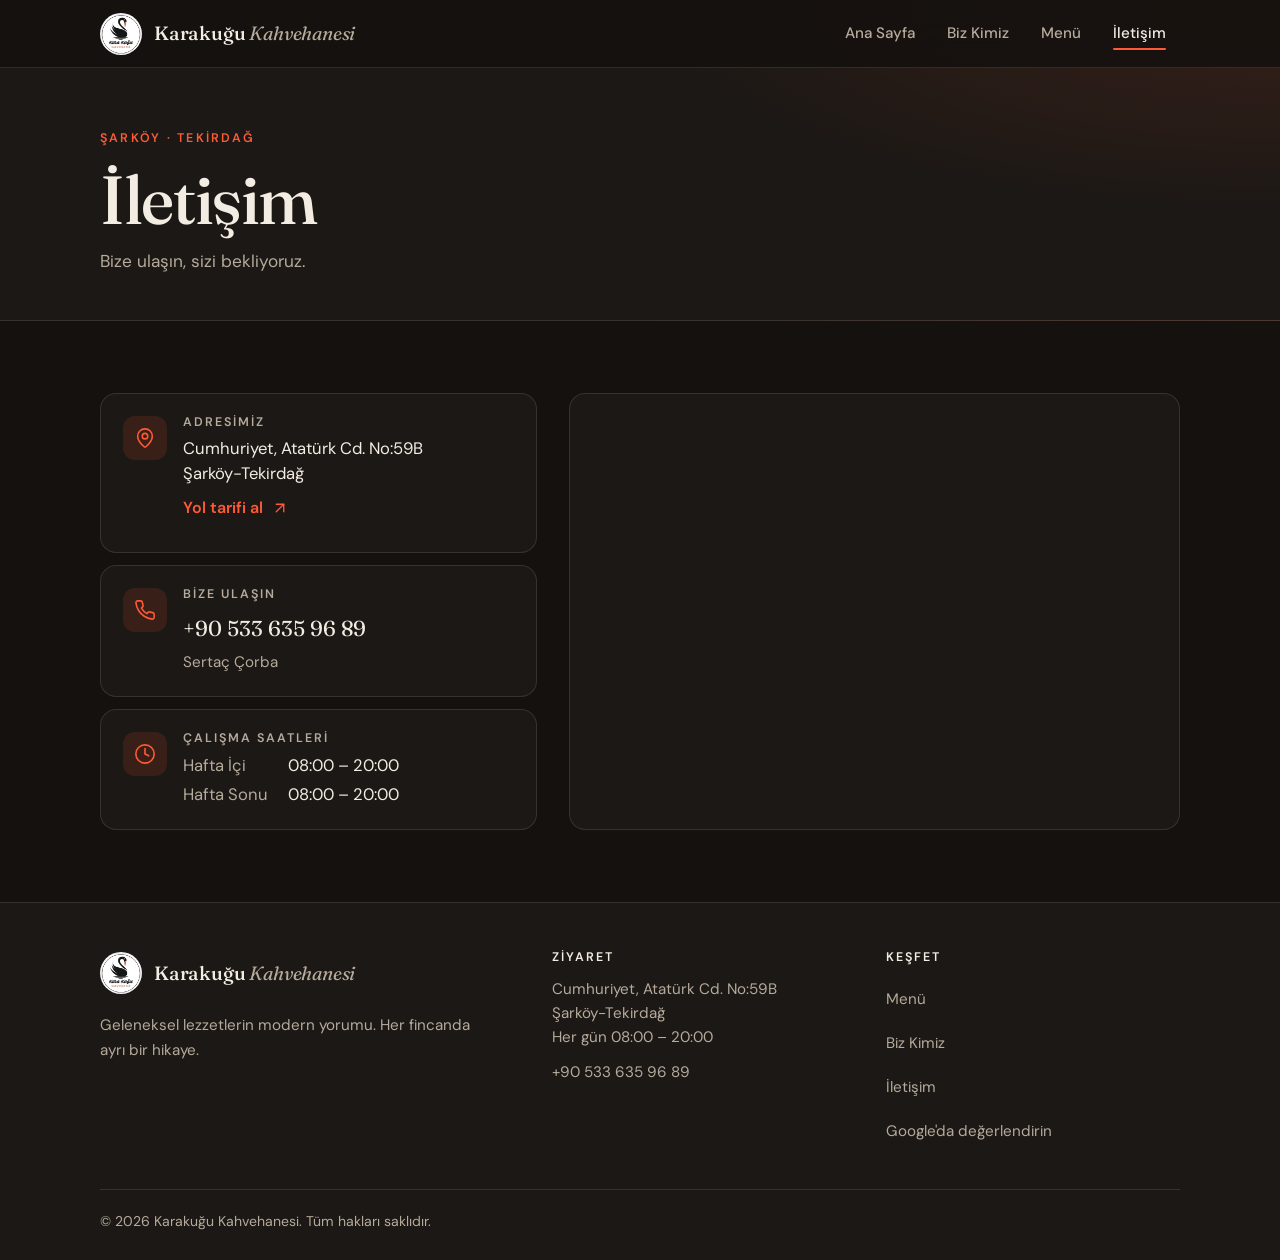
<file: contact/index.html>
<!DOCTYPE html>
<html lang="tr">

<head>
    <meta charset="UTF-8">
    <meta name="viewport" content="width=device-width, initial-scale=1.0">
    <title>İletişim - Karakuğu Kahvehanesi</title>
    <meta name="description" content="Karakuğu Kahvehanesi adres, telefon ve çalışma saatleri. Cumhuriyet, Atatürk Cd. No:59B, Şarköy-Tekirdağ.">
    <meta name="theme-color" content="#14110f">
    <link rel="canonical" href="https://www.karakugukahvehanesi.com/contact/">
    <meta property="og:type" content="website">
    <meta property="og:title" content="İletişim - Karakuğu Kahvehanesi">
    <meta property="og:description" content="Karakuğu Kahvehanesi adres, telefon ve çalışma saatleri. Cumhuriyet, Atatürk Cd. No:59B, Şarköy-Tekirdağ.">
    <meta property="og:image" content="https://www.karakugukahvehanesi.com/assets/logo.png">
    <link rel="icon" type="image/png" href="/assets/logo.png">
    <script>document.documentElement.classList.add('js');</script>
    <!-- Fonts -->
    <link rel="preconnect" href="https://fonts.googleapis.com">
    <link rel="preconnect" href="https://fonts.gstatic.com" crossorigin>
    <link
        href="https://fonts.googleapis.com/css2?family=DM+Sans:opsz,wght@9..40,400..700&family=Fraunces:ital,opsz,wght@0,9..144,400..700;1,9..144,400..700&display=swap"
        rel="stylesheet">
    <link rel="stylesheet" href="/style.css?v=16">
    <script src="/script.js?v=16" defer></script>
</head>

<body>
    <a class="skip-link" href="#main">İçeriğe geç</a>

    <!-- Header -->
    <header class="site-header">
        <div class="container nav">
            <a href="/" class="brand" aria-label="Karakuğu Kahvehanesi, ana sayfa">
                <img src="/assets/logo.png" alt="" width="42" height="42">
                <span>Karakuğu <em>Kahvehanesi</em></span>
            </a>
            <button class="nav-toggle" type="button" aria-expanded="false" aria-controls="site-nav"
                aria-label="Menüyü aç">
                <svg class="icon icon-open" viewBox="0 0 24 24" aria-hidden="true" focusable="false"><path d="M4 7h16"/><path d="M4 12h16"/><path d="M4 17h16"/></svg>
                <svg class="icon icon-close" viewBox="0 0 24 24" aria-hidden="true" focusable="false"><path d="M18 6 6 18"/><path d="m6 6 12 12"/></svg>
            </button>
            <nav id="site-nav" class="site-nav" aria-label="Ana menü">
                <ul>
                    <li><a href="/">Ana Sayfa</a></li>
                    <li><a href="/about/">Biz Kimiz</a></li>
                    <li><a href="/menu/">Menü</a></li>
                    <li><a href="/contact/" aria-current="page">İletişim</a></li>
                </ul>
            </nav>
        </div>
    </header>

    <main id="main">
        <section class="page-header">
            <div class="container">
                <span class="eyebrow">Şarköy · Tekirdağ</span>
                <h1>İletişim</h1>
                <p>Bize ulaşın, sizi bekliyoruz.</p>
            </div>
        </section>

        <section class="section">
            <div class="container">
                <div class="contact-layout">
                    <div class="contact-list">
                        <div class="contact-card">
                            <span class="icon-wrap"><svg class="icon" viewBox="0 0 24 24" aria-hidden="true" focusable="false"><path d="M20 10c0 4.993-5.539 10.193-7.399 11.799a1 1 0 0 1-1.202 0C9.539 20.193 4 14.993 4 10a8 8 0 0 1 16 0"/><circle cx="12" cy="10" r="3"/></svg></span>
                            <div>
                                <h2>Adresimiz</h2>
                                <p>Cumhuriyet, Atatürk Cd. No:59B<br>Şarköy-Tekirdağ</p>
                                <a href="https://maps.google.com/?cid=2510651798186895767" class="text-link" target="_blank" rel="noopener">Yol tarifi al <svg class="icon icon--sm" viewBox="0 0 24 24" aria-hidden="true" focusable="false"><path d="M7 7h10v10"/><path d="M7 17 17 7"/></svg></a>
                            </div>
                        </div>
                        <div class="contact-card">
                            <span class="icon-wrap"><svg class="icon" viewBox="0 0 24 24" aria-hidden="true" focusable="false"><path d="M22 16.92v3a2 2 0 0 1-2.18 2 19.79 19.79 0 0 1-8.63-3.07 19.5 19.5 0 0 1-6-6 19.79 19.79 0 0 1-3.07-8.67A2 2 0 0 1 4.11 2h3a2 2 0 0 1 2 1.72 12.84 12.84 0 0 0 .7 2.81 2 2 0 0 1-.45 2.11L8.09 9.91a16 16 0 0 0 6 6l1.27-1.27a2 2 0 0 1 2.11-.45 12.84 12.84 0 0 0 2.81.7A2 2 0 0 1 22 16.92z"/></svg></span>
                            <div>
                                <h2>Bize Ulaşın</h2>
                                <p><a class="tel" href="tel:+905336359689">+90 533 635 96 89</a></p>
                                <p class="sub">Sertaç Çorba</p>
                            </div>
                        </div>
                        <div class="contact-card">
                            <span class="icon-wrap"><svg class="icon" viewBox="0 0 24 24" aria-hidden="true" focusable="false"><circle cx="12" cy="12" r="10"/><polyline points="12 6 12 12 16 14"/></svg></span>
                            <div>
                                <h2>Çalışma Saatleri</h2>
                                <dl class="hours">
                                    <dt>Hafta İçi</dt>
                                    <dd>08:00 – 20:00</dd>
                                    <dt>Hafta Sonu</dt>
                                    <dd>08:00 – 20:00</dd>
                                </dl>
                            </div>
                        </div>
                    </div>
                    <div class="map">
                        <iframe title="Karakuğu Kahvehanesi'nin haritadaki konumu"
                            src="https://www.google.com/maps/embed?pb=!1m18!1m12!1m3!1d3028.8297377973545!2d27.11380207639042!3d40.611580043756575!2m3!1f0!2f0!3f0!3m2!1i1024!2i768!4f13.1!3m3!1m2!1s0x14b3f93db369e0dd%3A0x22d7a08229a02997!2sKara%20Ku%C4%9Fu%20Kahvehanesi!5e0!3m2!1sen!2str!4v1766400010087!5m2!1sen!2str"
                            allowfullscreen loading="lazy" referrerpolicy="no-referrer-when-downgrade"></iframe>
                    </div>
                </div>
            </div>
        </section>
    </main>

    <footer class="site-footer">
        <div class="container">
            <div class="footer-grid">
                <div class="footer-brand">
                    <a href="/" class="brand" aria-label="Karakuğu Kahvehanesi, ana sayfa">
                        <img src="/assets/logo.png" alt="" width="42" height="42" loading="lazy">
                        <span>Karakuğu <em>Kahvehanesi</em></span>
                    </a>
                    <p>Geleneksel lezzetlerin modern yorumu. Her fincanda ayrı bir hikaye.</p>
                </div>
                <div>
                    <h2>Ziyaret</h2>
                    <address>
                        Cumhuriyet, Atatürk Cd. No:59B<br>
                        Şarköy-Tekirdağ<br>
                        Her gün 08:00 – 20:00<br>
                        <a href="tel:+905336359689">+90 533 635 96 89</a>
                    </address>
                </div>
                <div>
                    <h2>Keşfet</h2>
                    <ul>
                        <li><a href="/menu/">Menü</a></li>
                        <li><a href="/about/">Biz Kimiz</a></li>
                        <li><a href="/contact/">İletişim</a></li>
                        <li><a href="https://maps.google.com/?cid=2510651798186895767" target="_blank" rel="noopener">Google'da değerlendirin</a></li>
                    </ul>
                </div>
            </div>
            <div class="footer-bottom">
                <p>&copy; 2026 Karakuğu Kahvehanesi. Tüm hakları saklıdır.</p>
            </div>
        </div>
    </footer>

</body>

</html>
</file>
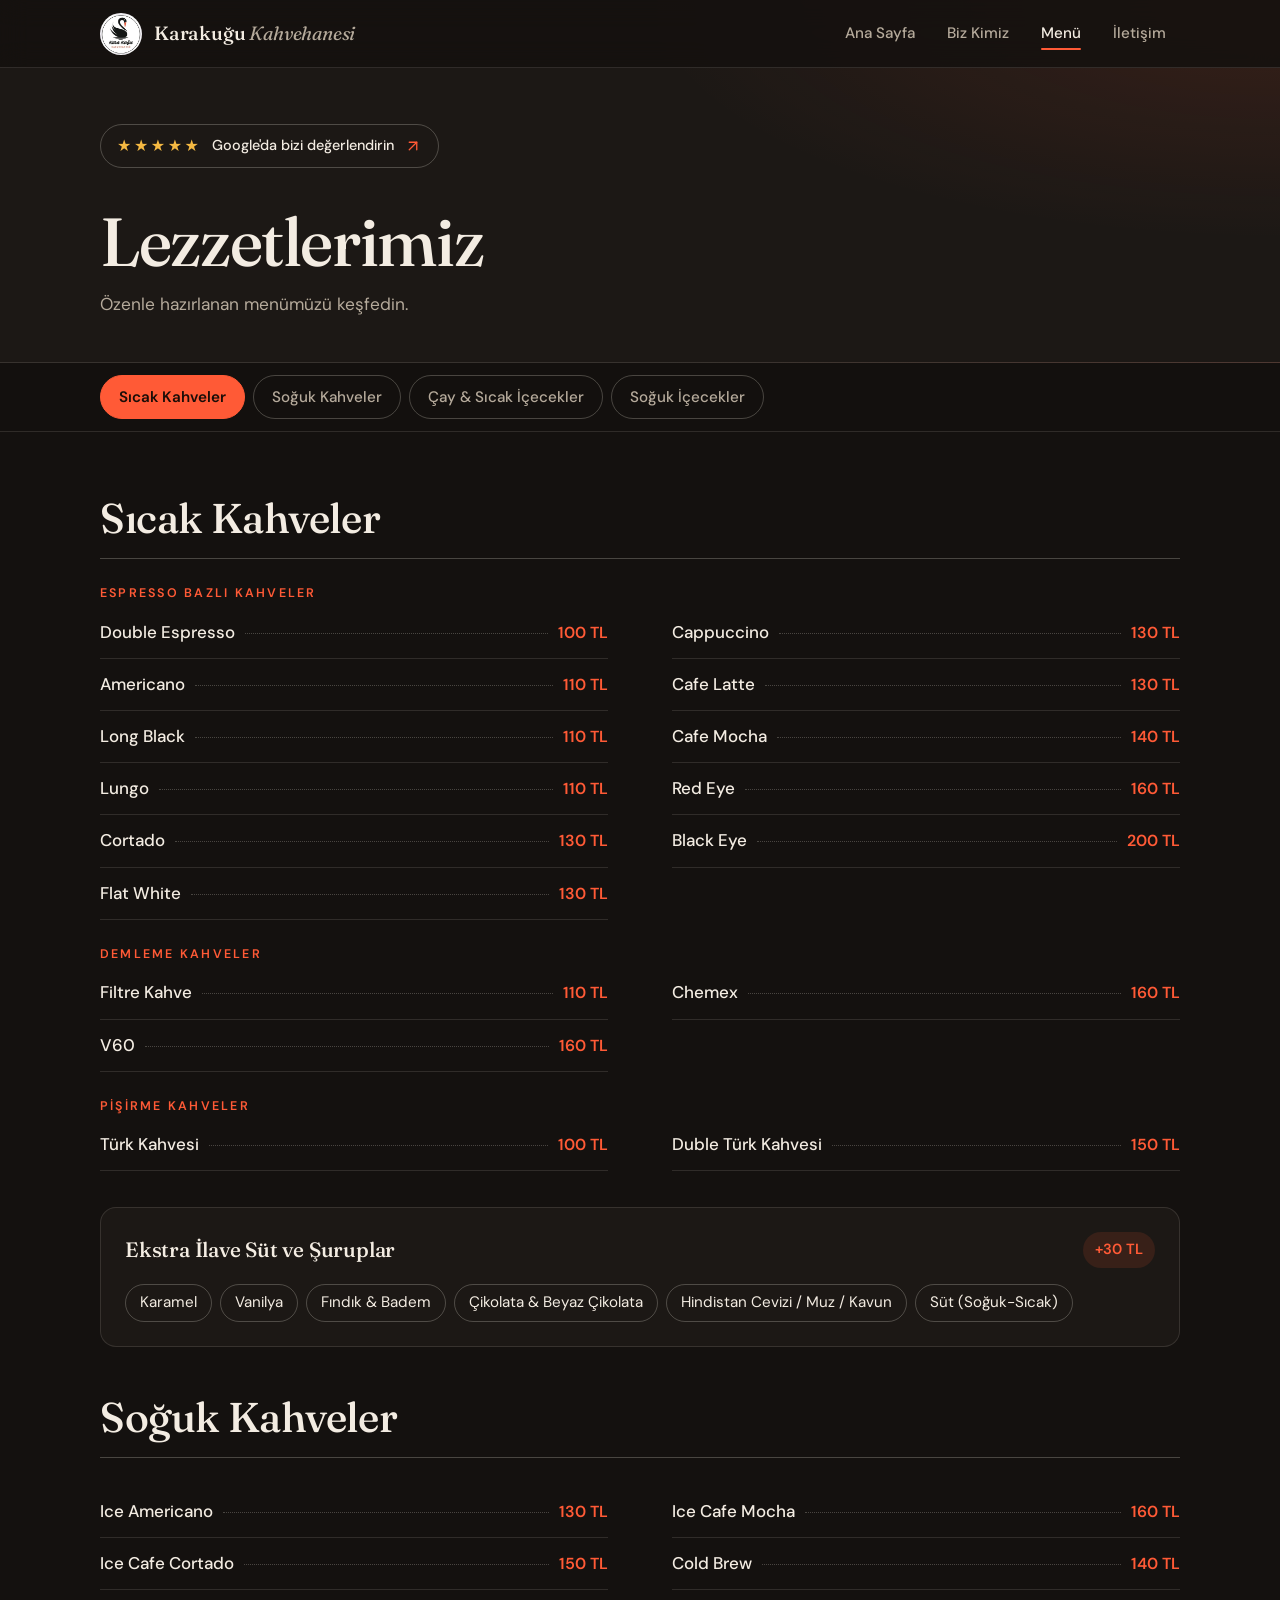
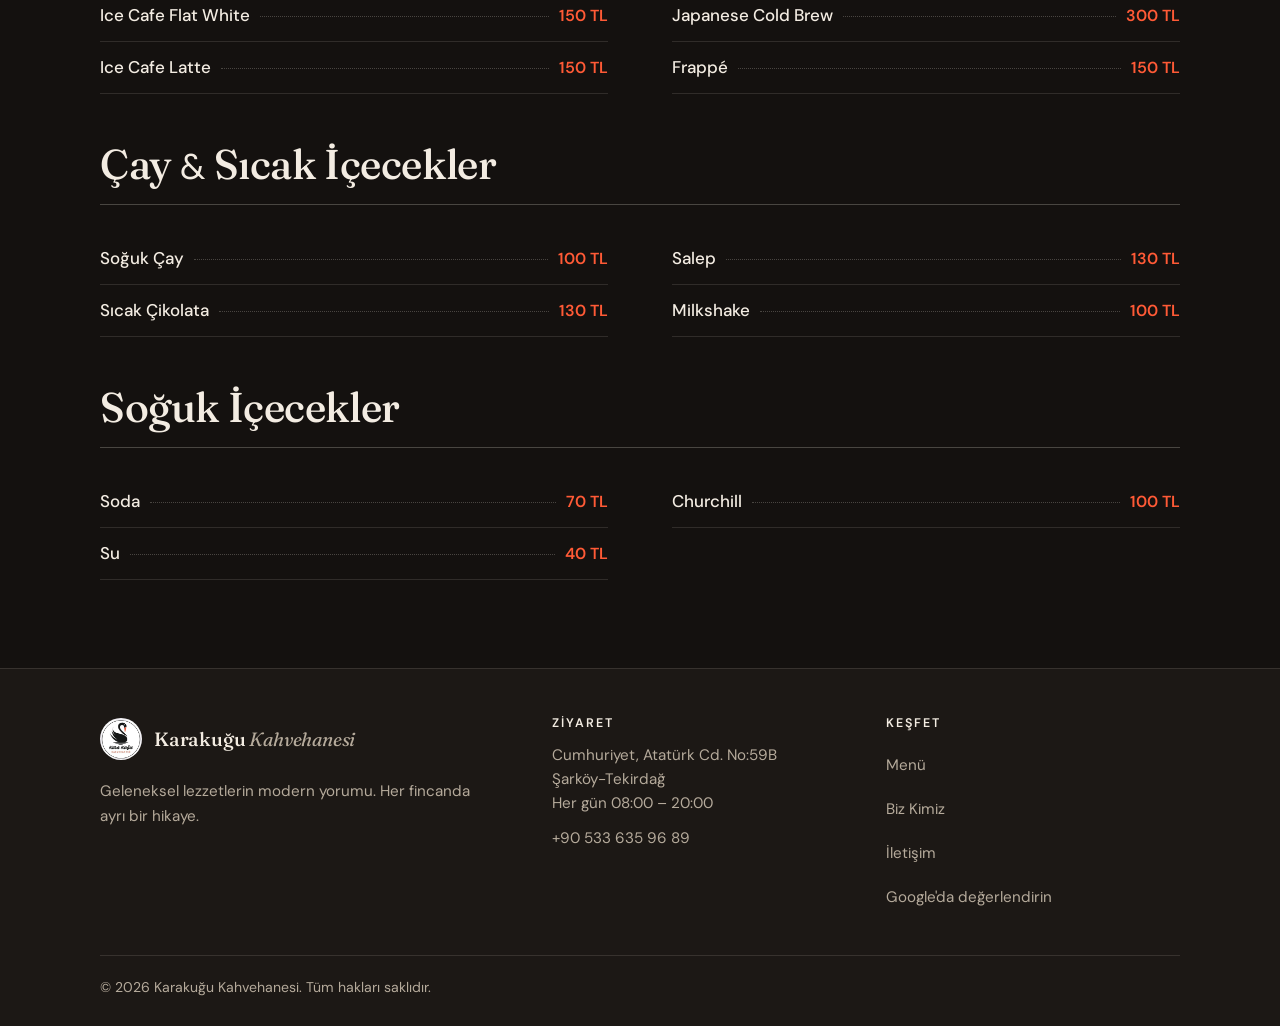
<file: menu/index.html>
<!DOCTYPE html>
<html lang="tr">

<head>
    <meta charset="UTF-8">
    <meta name="viewport" content="width=device-width, initial-scale=1.0">
    <title>Menü - Karakuğu Kahvehanesi</title>
    <meta name="description" content="Karakuğu Kahvehanesi menüsü ve güncel fiyatlar: sıcak ve soğuk kahveler, çay, sıcak içecekler ve soğuk içecekler.">
    <meta name="theme-color" content="#14110f">
    <link rel="canonical" href="https://www.karakugukahvehanesi.com/menu/">
    <meta property="og:type" content="website">
    <meta property="og:title" content="Menü - Karakuğu Kahvehanesi">
    <meta property="og:description" content="Karakuğu Kahvehanesi menüsü ve güncel fiyatlar: sıcak ve soğuk kahveler, çay, sıcak içecekler ve soğuk içecekler.">
    <meta property="og:image" content="https://www.karakugukahvehanesi.com/assets/logo.png">
    <link rel="icon" type="image/png" href="/assets/logo.png">
    <script>document.documentElement.classList.add('js');</script>
    <!-- Fonts -->
    <link rel="preconnect" href="https://fonts.googleapis.com">
    <link rel="preconnect" href="https://fonts.gstatic.com" crossorigin>
    <link
        href="https://fonts.googleapis.com/css2?family=DM+Sans:opsz,wght@9..40,400..700&family=Fraunces:ital,opsz,wght@0,9..144,400..700;1,9..144,400..700&display=swap"
        rel="stylesheet">
    <link rel="stylesheet" href="/style.css?v=16">
    <script src="/script.js?v=16" defer></script>
</head>

<body>
    <a class="skip-link" href="#main">İçeriğe geç</a>

    <!-- Header -->
    <header class="site-header">
        <div class="container nav">
            <a href="/" class="brand" aria-label="Karakuğu Kahvehanesi, ana sayfa">
                <img src="/assets/logo.png" alt="" width="42" height="42">
                <span>Karakuğu <em>Kahvehanesi</em></span>
            </a>
            <button class="nav-toggle" type="button" aria-expanded="false" aria-controls="site-nav"
                aria-label="Menüyü aç">
                <svg class="icon icon-open" viewBox="0 0 24 24" aria-hidden="true" focusable="false"><path d="M4 7h16"/><path d="M4 12h16"/><path d="M4 17h16"/></svg>
                <svg class="icon icon-close" viewBox="0 0 24 24" aria-hidden="true" focusable="false"><path d="M18 6 6 18"/><path d="m6 6 12 12"/></svg>
            </button>
            <nav id="site-nav" class="site-nav" aria-label="Ana menü">
                <ul>
                    <li><a href="/">Ana Sayfa</a></li>
                    <li><a href="/about/">Biz Kimiz</a></li>
                    <li><a href="/menu/" aria-current="page">Menü</a></li>
                    <li><a href="/contact/">İletişim</a></li>
                </ul>
            </nav>
        </div>
    </header>

    <main id="main">
        <section class="page-header page-header--menu">
            <div class="container">
                <a class="rate-bar" href="https://maps.google.com/?cid=2510651798186895767" target="_blank" rel="noopener"
                    aria-label="Karakuğu Kahvehanesi'ni Google'da 5 yıldızla değerlendir">
                    <span class="stars" aria-hidden="true">★★★★★</span>
                    <span>Google'da bizi değerlendirin</span>
                    <svg class="icon icon--sm" viewBox="0 0 24 24" aria-hidden="true" focusable="false"><path d="M7 7h10v10"/><path d="M7 17 17 7"/></svg>
                </a>
                <h1>Lezzetlerimiz</h1>
                <p>Özenle hazırlanan menümüzü keşfedin.</p>
            </div>
        </section>

        <!-- Category navigation -->
        <nav class="menu-nav" aria-label="Menü kategorileri">
            <div class="container">
                <ul>
                    <li><a href="#sicak-kahveler" class="is-active" aria-current="true">Sıcak Kahveler</a></li>
                    <li><a href="#soguk-kahveler">Soğuk Kahveler</a></li>
                    <li><a href="#caylar">Çay &amp; Sıcak İçecekler</a></li>
                    <li><a href="#soguk-icecekler">Soğuk İçecekler</a></li>
                </ul>
            </div>
        </nav>

        <div class="menu-body">
            <div class="container">

                <!-- Sıcak Kahveler -->
                <section class="menu-section" id="sicak-kahveler" aria-labelledby="sicak-kahveler-title">
                    <h2 id="sicak-kahveler-title">Sıcak Kahveler</h2>
                    <div class="menu-group">
                        <h3>Espresso Bazlı Kahveler</h3>
                        <ul class="menu-list">
                            <li><span class="item-name">Double Espresso</span><span class="leader" aria-hidden="true"></span><span class="price">100 TL</span></li>
                            <li><span class="item-name">Americano</span><span class="leader" aria-hidden="true"></span><span class="price">110 TL</span></li>
                            <li><span class="item-name">Long Black</span><span class="leader" aria-hidden="true"></span><span class="price">110 TL</span></li>
                            <li><span class="item-name">Lungo</span><span class="leader" aria-hidden="true"></span><span class="price">110 TL</span></li>
                            <li><span class="item-name">Cortado</span><span class="leader" aria-hidden="true"></span><span class="price">130 TL</span></li>
                            <li><span class="item-name">Flat White</span><span class="leader" aria-hidden="true"></span><span class="price">130 TL</span></li>
                            <li><span class="item-name">Cappuccino</span><span class="leader" aria-hidden="true"></span><span class="price">130 TL</span></li>
                            <li><span class="item-name">Cafe Latte</span><span class="leader" aria-hidden="true"></span><span class="price">130 TL</span></li>
                            <li><span class="item-name">Cafe Mocha</span><span class="leader" aria-hidden="true"></span><span class="price">140 TL</span></li>
                            <li><span class="item-name">Red Eye</span><span class="leader" aria-hidden="true"></span><span class="price">160 TL</span></li>
                            <li><span class="item-name">Black Eye</span><span class="leader" aria-hidden="true"></span><span class="price">200 TL</span></li>
                        </ul>
                    </div>
                    <div class="menu-group">
                        <h3>Demleme Kahveler</h3>
                        <ul class="menu-list">
                            <li><span class="item-name">Filtre Kahve</span><span class="leader" aria-hidden="true"></span><span class="price">110 TL</span></li>
                            <li><span class="item-name">V60</span><span class="leader" aria-hidden="true"></span><span class="price">160 TL</span></li>
                            <li><span class="item-name">Chemex</span><span class="leader" aria-hidden="true"></span><span class="price">160 TL</span></li>
                        </ul>
                    </div>
                    <div class="menu-group">
                        <h3>Pişirme Kahveler</h3>
                        <ul class="menu-list">
                            <li><span class="item-name">Türk Kahvesi</span><span class="leader" aria-hidden="true"></span><span class="price">100 TL</span></li>
                            <li><span class="item-name">Duble Türk Kahvesi</span><span class="leader" aria-hidden="true"></span><span class="price">150 TL</span></li>
                        </ul>
                    </div>

                    <!-- Ekstralar -->
                    <div class="extras">
                        <div class="extras-head">
                            <h3>Ekstra İlave Süt ve Şuruplar</h3>
                            <span class="price">+30 TL</span>
                        </div>
                        <ul class="chips">
                            <li>Karamel</li>
                            <li>Vanilya</li>
                            <li>Fındık &amp; Badem</li>
                            <li>Çikolata &amp; Beyaz Çikolata</li>
                            <li>Hindistan Cevizi / Muz / Kavun</li>
                            <li>Süt (Soğuk-Sıcak)</li>
                        </ul>
                    </div>
                </section>

                <!-- Soğuk Kahveler -->
                <section class="menu-section" id="soguk-kahveler" aria-labelledby="soguk-kahveler-title">
                    <h2 id="soguk-kahveler-title">Soğuk Kahveler</h2>
                    <div class="menu-group">
                        <ul class="menu-list">
                            <li><span class="item-name">Ice Americano</span><span class="leader" aria-hidden="true"></span><span class="price">130 TL</span></li>
                            <li><span class="item-name">Ice Cafe Cortado</span><span class="leader" aria-hidden="true"></span><span class="price">150 TL</span></li>
                            <li><span class="item-name">Ice Cafe Flat White</span><span class="leader" aria-hidden="true"></span><span class="price">150 TL</span></li>
                            <li><span class="item-name">Ice Cafe Latte</span><span class="leader" aria-hidden="true"></span><span class="price">150 TL</span></li>
                            <li><span class="item-name">Ice Cafe Mocha</span><span class="leader" aria-hidden="true"></span><span class="price">160 TL</span></li>
                            <li><span class="item-name">Cold Brew</span><span class="leader" aria-hidden="true"></span><span class="price">140 TL</span></li>
                            <li><span class="item-name">Japanese Cold Brew</span><span class="leader" aria-hidden="true"></span><span class="price">300 TL</span></li>
                            <li><span class="item-name">Frappé</span><span class="leader" aria-hidden="true"></span><span class="price">150 TL</span></li>
                        </ul>
                    </div>
                </section>

                <!-- Çay & Sıcak İçecekler -->
                <section class="menu-section" id="caylar" aria-labelledby="caylar-title">
                    <h2 id="caylar-title">Çay <span class="amp">&amp;</span> Sıcak İçecekler</h2>
                    <div class="menu-group">
                        <ul class="menu-list">
                            <li><span class="item-name">Soğuk Çay</span><span class="leader" aria-hidden="true"></span><span class="price">100 TL</span></li>
                            <li><span class="item-name">Sıcak Çikolata</span><span class="leader" aria-hidden="true"></span><span class="price">130 TL</span></li>
                            <li><span class="item-name">Salep</span><span class="leader" aria-hidden="true"></span><span class="price">130 TL</span></li>
                            <li><span class="item-name">Milkshake</span><span class="leader" aria-hidden="true"></span><span class="price">100 TL</span></li>
                        </ul>
                    </div>
                </section>

                <!-- Soğuk İçecekler -->
                <section class="menu-section" id="soguk-icecekler" aria-labelledby="soguk-icecekler-title">
                    <h2 id="soguk-icecekler-title">Soğuk İçecekler</h2>
                    <div class="menu-group">
                        <ul class="menu-list">
                            <li><span class="item-name">Soda</span><span class="leader" aria-hidden="true"></span><span class="price">70 TL</span></li>
                            <li><span class="item-name">Su</span><span class="leader" aria-hidden="true"></span><span class="price">40 TL</span></li>
                            <li><span class="item-name">Churchill</span><span class="leader" aria-hidden="true"></span><span class="price">100 TL</span></li>
                        </ul>
                    </div>
                </section>

            </div>
        </div>
    </main>

    <footer class="site-footer">
        <div class="container">
            <div class="footer-grid">
                <div class="footer-brand">
                    <a href="/" class="brand" aria-label="Karakuğu Kahvehanesi, ana sayfa">
                        <img src="/assets/logo.png" alt="" width="42" height="42" loading="lazy">
                        <span>Karakuğu <em>Kahvehanesi</em></span>
                    </a>
                    <p>Geleneksel lezzetlerin modern yorumu. Her fincanda ayrı bir hikaye.</p>
                </div>
                <div>
                    <h2>Ziyaret</h2>
                    <address>
                        Cumhuriyet, Atatürk Cd. No:59B<br>
                        Şarköy-Tekirdağ<br>
                        Her gün 08:00 – 20:00<br>
                        <a href="tel:+905336359689">+90 533 635 96 89</a>
                    </address>
                </div>
                <div>
                    <h2>Keşfet</h2>
                    <ul>
                        <li><a href="/menu/">Menü</a></li>
                        <li><a href="/about/">Biz Kimiz</a></li>
                        <li><a href="/contact/">İletişim</a></li>
                        <li><a href="https://maps.google.com/?cid=2510651798186895767" target="_blank" rel="noopener">Google'da değerlendirin</a></li>
                    </ul>
                </div>
            </div>
            <div class="footer-bottom">
                <p>&copy; 2026 Karakuğu Kahvehanesi. Tüm hakları saklıdır.</p>
            </div>
        </div>
    </footer>

</body>

</html>
</file>
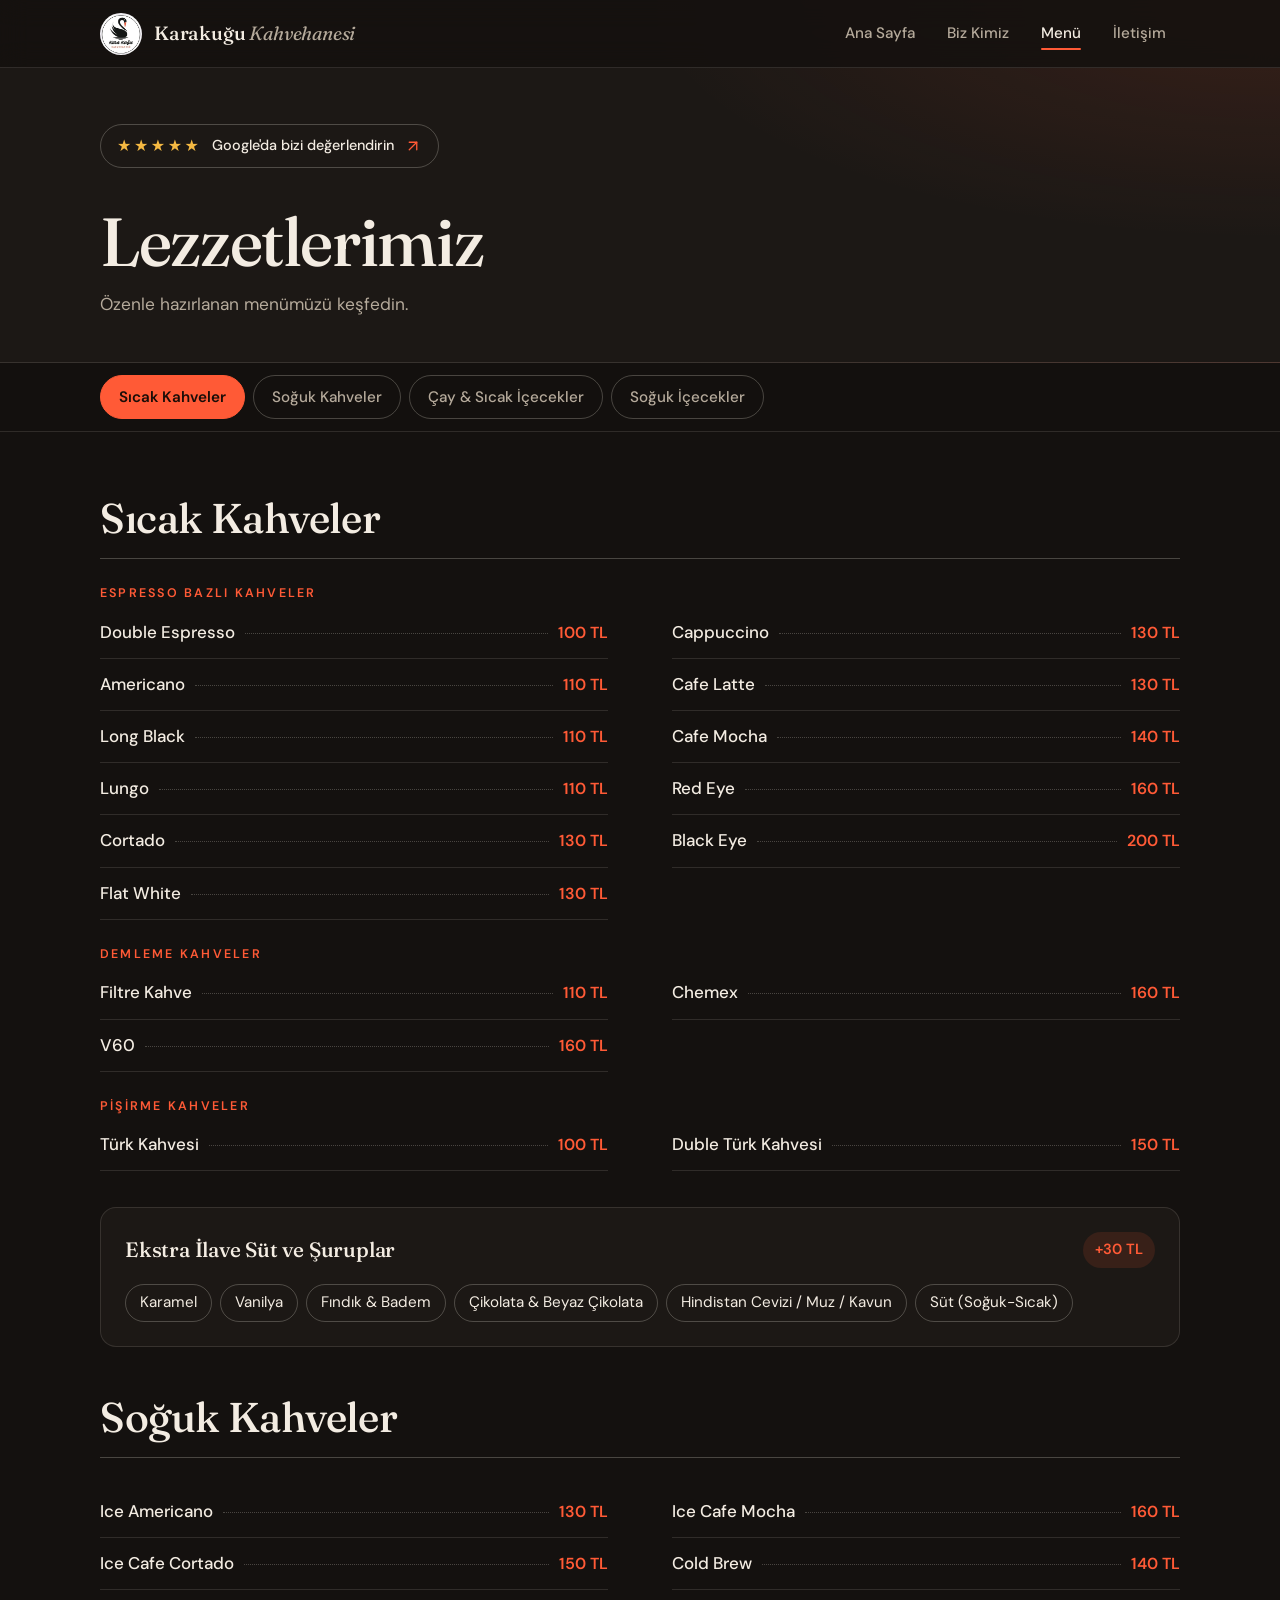
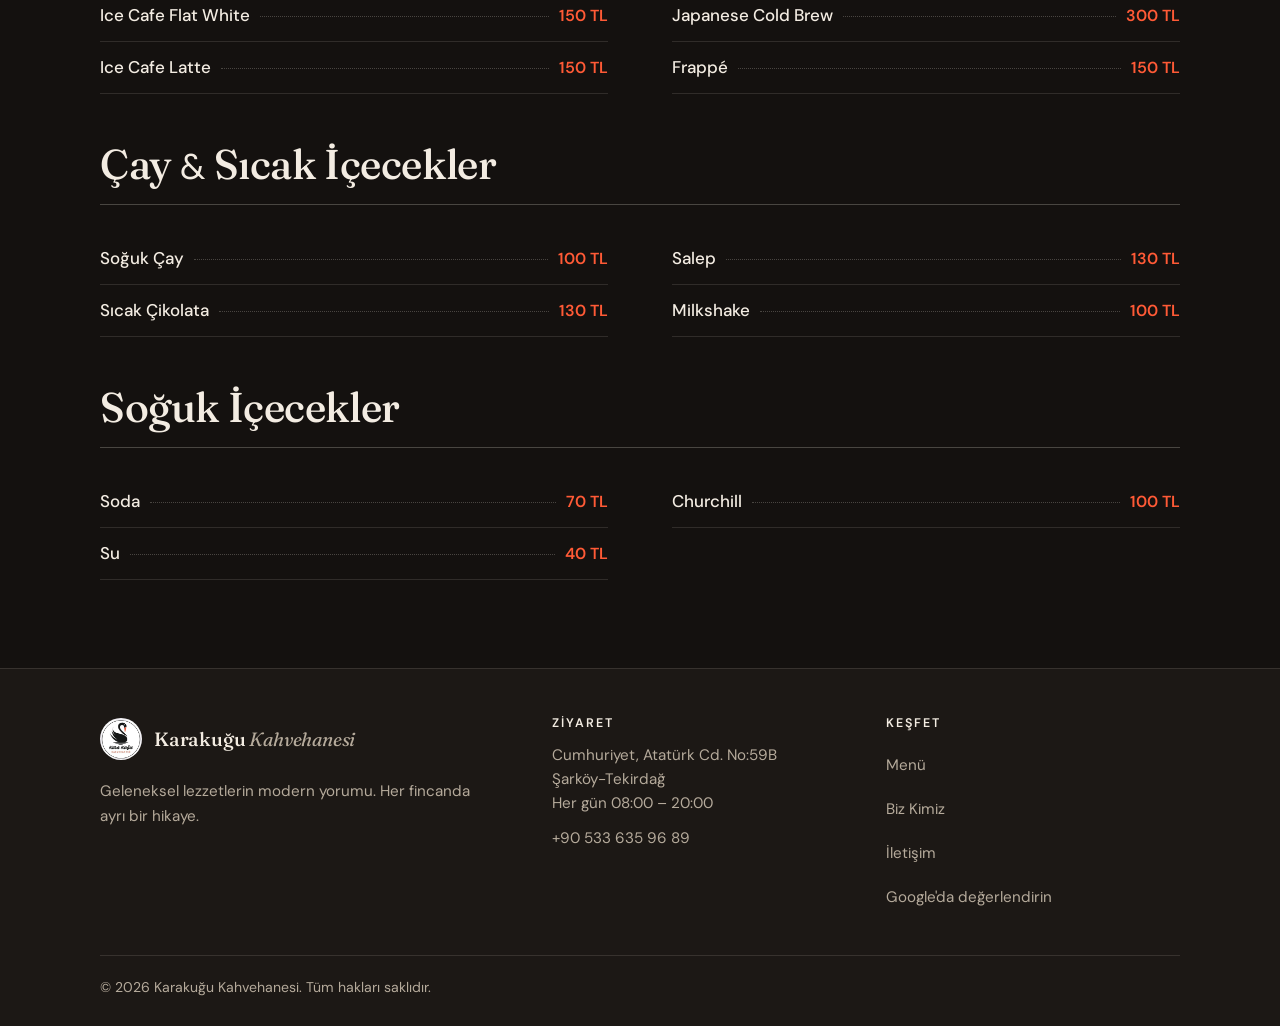
<file: menu.html>
<!DOCTYPE html>
<html lang="tr">

<head>
    <meta charset="UTF-8">
    <meta http-equiv="refresh" content="0; url=/menu/">
    <link rel="canonical" href="/menu/">
    <meta name="robots" content="noindex">
    <title>Menü - Karakuğu Kahvehanesi</title>
    <script>window.location.replace('/menu/');</script>
</head>

<body>
    <p>Menü sayfasına yönlendiriliyorsunuz... <a href="/menu/">Otomatik yönlendirme çalışmazsa tıklayın</a>.</p>
</body>

</html>
</file>
<file: style.css>
/* ==========================================================================
   Karakuğu Kahvehanesi
   Tokens → base → layout → components → pages → responsive
   ========================================================================== */

:root {
    /* Colour: warm espresso darks, cream text, swan-beak accent */
    --bg: #14110f;
    --surface: #1c1815;
    --surface-2: #25201c;
    --line: rgba(243, 236, 226, 0.12);
    --line-strong: rgba(243, 236, 226, 0.24);
    --text: #f3ece2;
    --muted: #b5aa9b;
    --accent: #ff5a36;
    --accent-hover: #ff7655;
    --accent-ink: #1a0d08;
    --accent-soft: rgba(255, 90, 54, 0.12);
    --star: #f5b942;

    /* Type */
    --font-display: 'Fraunces', Georgia, 'Times New Roman', serif;
    --font-body: 'DM Sans', system-ui, -apple-system, 'Segoe UI', sans-serif;

    /* Shape & rhythm */
    --radius: 16px;
    --radius-sm: 10px;
    --container: 1120px;
    --gutter: 20px;
    --header-h: 68px;
    --ease: cubic-bezier(0.2, 0.7, 0.2, 1);
}

/* --------------------------------------------------------------------------
   Base
   -------------------------------------------------------------------------- */

*,
*::before,
*::after {
    box-sizing: border-box;
}

* {
    margin: 0;
    padding: 0;
}

html {
    -webkit-text-size-adjust: 100%;
    scroll-padding-top: calc(var(--header-h) + 16px);
}

body {
    background-color: var(--bg);
    color: var(--text);
    font-family: var(--font-body);
    font-size: 1rem;
    line-height: 1.6;
    min-height: 100vh;
    min-height: 100dvh;
    display: flex;
    flex-direction: column;
    overflow-x: clip;
    -webkit-font-smoothing: antialiased;
}

main {
    flex: 1;
}

img,
svg,
iframe {
    display: block;
    max-width: 100%;
}

/* width/height attributes only reserve space; CSS decides the rendered size */
img {
    height: auto;
}

h1,
h2,
h3 {
    font-family: var(--font-display);
    font-weight: 500;
    line-height: 1.1;
    letter-spacing: -0.01em;
    text-wrap: balance;
}

p {
    text-wrap: pretty;
}

/* The display face has a very ornate ampersand; headings borrow the body one */
.amp {
    font-family: var(--font-body);
    font-weight: 400;
    font-size: 0.86em;
}

a {
    color: inherit;
    text-decoration: none;
}

ul {
    list-style: none;
}

:focus-visible {
    outline: 2px solid var(--accent);
    outline-offset: 3px;
    border-radius: 4px;
}

::selection {
    background: var(--accent);
    color: var(--accent-ink);
}

.skip-link {
    position: absolute;
    left: 16px;
    top: -100px;
    z-index: 200;
    padding: 10px 16px;
    background: var(--accent);
    color: var(--accent-ink);
    font-weight: 600;
    border-radius: var(--radius-sm);
}

.skip-link:focus {
    top: 12px;
}

/* --------------------------------------------------------------------------
   Layout helpers
   -------------------------------------------------------------------------- */

.container {
    width: 100%;
    max-width: var(--container);
    margin: 0 auto;
    padding: 0 var(--gutter);
}

.section {
    padding: 72px 0;
}

.section--tint {
    background: var(--surface);
    border-block: 1px solid var(--line);
}

.eyebrow {
    display: inline-block;
    font-size: 0.78rem;
    font-weight: 600;
    letter-spacing: 0.18em;
    text-transform: uppercase;
    color: var(--accent);
}

.section-head {
    display: flex;
    align-items: flex-end;
    justify-content: space-between;
    gap: 24px;
    margin-bottom: 36px;
}

.section-head h2 {
    font-size: clamp(1.9rem, 4.2vw, 2.75rem);
    margin-top: 10px;
}

.icon {
    width: 22px;
    height: 22px;
    flex: none;
    fill: none;
    stroke: currentColor;
    stroke-width: 1.75;
    stroke-linecap: round;
    stroke-linejoin: round;
}

.icon--sm {
    width: 18px;
    height: 18px;
}

/* --------------------------------------------------------------------------
   Buttons & links
   -------------------------------------------------------------------------- */

.btn {
    display: inline-flex;
    align-items: center;
    justify-content: center;
    gap: 10px;
    min-height: 48px;
    padding: 12px 24px;
    border: 1px solid transparent;
    border-radius: 999px;
    font-family: var(--font-body);
    font-size: 1rem;
    font-weight: 600;
    line-height: 1.2;
    cursor: pointer;
    touch-action: manipulation;
    transition: background-color 0.2s var(--ease), border-color 0.2s var(--ease), color 0.2s var(--ease), transform 0.2s var(--ease);
}

.btn:active {
    transform: scale(0.97);
}

.btn--primary {
    background: var(--accent);
    color: var(--accent-ink);
}

.btn--primary:hover {
    background: var(--accent-hover);
}

.btn--ghost {
    border-color: var(--line-strong);
    color: var(--text);
    background: rgba(20, 17, 15, 0.35);
}

.btn--ghost:hover {
    border-color: var(--text);
}

.text-link {
    display: inline-flex;
    align-items: center;
    gap: 8px;
    min-height: 44px;
    font-weight: 600;
    color: var(--accent);
    transition: color 0.2s var(--ease), gap 0.2s var(--ease);
}

.text-link:hover {
    color: var(--accent-hover);
    gap: 12px;
}

/* --------------------------------------------------------------------------
   Header & navigation
   -------------------------------------------------------------------------- */

.site-header {
    position: fixed;
    inset: 0 0 auto 0;
    z-index: 100;
    height: var(--header-h);
    background: rgba(20, 17, 15, 0.86);
    -webkit-backdrop-filter: blur(14px);
    backdrop-filter: blur(14px);
    border-bottom: 1px solid var(--line);
}

.nav {
    height: 100%;
    display: flex;
    align-items: center;
    justify-content: space-between;
    gap: 16px;
}

.brand {
    display: inline-flex;
    align-items: center;
    gap: 12px;
    min-height: 44px;
    font-family: var(--font-display);
    font-size: 1.2rem;
    font-weight: 500;
    letter-spacing: -0.01em;
    white-space: nowrap;
}

.brand img {
    width: 42px;
    height: 42px;
    border-radius: 50%;
    object-fit: cover;
}

.brand em {
    font-style: italic;
    font-weight: 400;
    color: var(--muted);
}

.site-nav ul {
    display: flex;
    align-items: center;
    gap: 4px;
}

.site-nav a {
    position: relative;
    display: inline-flex;
    align-items: center;
    min-height: 44px;
    padding: 0 14px;
    font-size: 0.95rem;
    font-weight: 500;
    color: var(--muted);
    border-radius: 999px;
    transition: color 0.2s var(--ease), background-color 0.2s var(--ease);
}

.site-nav a:hover {
    color: var(--text);
}

.site-nav a[aria-current="page"] {
    color: var(--text);
}

.site-nav a[aria-current="page"]::after {
    content: "";
    position: absolute;
    left: 14px;
    right: 14px;
    bottom: 6px;
    height: 2px;
    border-radius: 2px;
    background: var(--accent);
}

.nav-toggle {
    display: none;
    width: 44px;
    height: 44px;
    align-items: center;
    justify-content: center;
    background: transparent;
    border: 1px solid var(--line-strong);
    border-radius: 12px;
    color: var(--text);
    cursor: pointer;
    touch-action: manipulation;
}

.nav-toggle .icon-close {
    display: none;
}

.nav-toggle[aria-expanded="true"] .icon-open {
    display: none;
}

.nav-toggle[aria-expanded="true"] .icon-close {
    display: block;
}

/* --------------------------------------------------------------------------
   Hero (home)
   -------------------------------------------------------------------------- */

.hero {
    position: relative;
    isolation: isolate;
    min-height: min(86vh, 820px);
    min-height: min(86svh, 820px);
    display: flex;
    align-items: flex-end;
    padding: calc(var(--header-h) + 56px) 0 96px;
}

.hero-bg {
    position: absolute;
    inset: 0;
    z-index: -2;
    width: 100%;
    height: 100%;
    object-fit: cover;
}

.hero::before {
    content: "";
    position: absolute;
    inset: 0;
    z-index: -1;
    background:
        linear-gradient(to top, var(--bg) 0%, rgba(20, 17, 15, 0.82) 38%, rgba(20, 17, 15, 0.45) 100%),
        linear-gradient(to right, rgba(20, 17, 15, 0.7), rgba(20, 17, 15, 0));
}

.hero-content {
    max-width: 680px;
}

.hero h1 {
    font-size: clamp(2.9rem, 9.5vw, 5.75rem);
    line-height: 0.98;
    letter-spacing: -0.025em;
    margin: 18px 0 22px;
}

.hero h1 em {
    display: block;
    font-style: italic;
    font-weight: 400;
    color: var(--accent);
}

.hero-lead {
    max-width: 30em;
    font-size: clamp(1.05rem, 2.2vw, 1.25rem);
    color: var(--text);
    opacity: 0.86;
}

.hero-actions {
    display: flex;
    flex-wrap: wrap;
    gap: 12px;
    margin-top: 32px;
}

/* Visit strip that overlaps the hero bottom */
.visit {
    position: relative;
    z-index: 1;
    margin-top: -48px;
}

.visit-grid {
    display: grid;
    grid-template-columns: repeat(3, 1fr);
    background: var(--surface);
    border: 1px solid var(--line);
    border-radius: var(--radius);
    overflow: hidden;
}

.visit-item {
    display: flex;
    gap: 14px;
    padding: 24px;
    border-left: 1px solid var(--line);
}

.visit-item:first-child {
    border-left: 0;
}

.visit-item .icon {
    margin-top: 2px;
    color: var(--accent);
}

.visit-item h2 {
    font-family: var(--font-body);
    font-size: 0.78rem;
    font-weight: 600;
    letter-spacing: 0.16em;
    text-transform: uppercase;
    color: var(--muted);
    margin-bottom: 6px;
}

.visit-item p,
.visit-item a {
    font-size: 1rem;
    font-weight: 500;
    line-height: 1.45;
}

.visit-item a {
    display: inline-block;
    padding-block: 12px;
    margin-block: -12px;
    transition: color 0.2s var(--ease);
}

.visit-item a:hover {
    color: var(--accent);
}

/* Category cards */
.cat-grid {
    display: grid;
    grid-template-columns: repeat(4, 1fr);
    gap: 16px;
}

.cat-card {
    position: relative;
    display: flex;
    flex-direction: column;
    gap: 10px;
    min-height: 168px;
    padding: 22px;
    background: var(--surface);
    border: 1px solid var(--line);
    border-radius: var(--radius);
    transition: border-color 0.25s var(--ease), background-color 0.25s var(--ease), transform 0.25s var(--ease);
}

.cat-card:hover {
    border-color: var(--accent);
    background: var(--surface-2);
    transform: translateY(-3px);
}

.cat-card h3 {
    font-size: 1.4rem;
}

.cat-card p {
    font-size: 0.93rem;
    color: var(--muted);
    line-height: 1.5;
}

.cat-card .icon {
    margin-top: auto;
    color: var(--muted);
    transition: color 0.25s var(--ease), transform 0.25s var(--ease);
}

.cat-card:hover .icon {
    color: var(--accent);
    transform: translateX(4px);
}

/* Story teaser (home) + about */
.split {
    display: grid;
    grid-template-columns: 1fr 1fr;
    gap: 56px;
    align-items: center;
}

.split-media img {
    width: 100%;
    aspect-ratio: 4 / 5;
    object-fit: cover;
    border-radius: var(--radius);
    background: var(--surface-2);
}

.split-text h2 {
    font-size: clamp(1.9rem, 4.2vw, 2.75rem);
    margin: 10px 0 18px;
}

.split-text p {
    color: var(--muted);
    font-size: 1.06rem;
    max-width: 34em;
}

.split-text .text-link,
.split-text .btn {
    margin-top: 22px;
}

.values {
    display: grid;
    gap: 2px;
    margin-top: 28px;
    border-top: 1px solid var(--line);
}

.values li {
    display: flex;
    align-items: center;
    gap: 14px;
    padding: 16px 0;
    border-bottom: 1px solid var(--line);
    font-weight: 500;
}

.values .icon {
    color: var(--accent);
}

/* Review band */
.review-band {
    display: flex;
    align-items: center;
    justify-content: space-between;
    gap: 24px;
    flex-wrap: wrap;
    padding: 32px;
    background:
        radial-gradient(120% 140% at 100% 0%, var(--accent-soft), transparent 60%),
        var(--surface);
    border: 1px solid var(--line);
    border-radius: var(--radius);
}

.review-band h2 {
    font-size: clamp(1.5rem, 3.2vw, 2rem);
    margin-top: 8px;
}

.stars {
    color: var(--star);
    letter-spacing: 0.16em;
    font-size: 1rem;
}

/* --------------------------------------------------------------------------
   Inner page header
   -------------------------------------------------------------------------- */

.page-header {
    padding: calc(var(--header-h) + 56px) 0 44px;
    background:
        radial-gradient(90% 120% at 100% 0%, var(--accent-soft), transparent 55%),
        var(--surface);
    border-bottom: 1px solid var(--line);
}

.page-header h1 {
    font-size: clamp(2.5rem, 7vw, 4.25rem);
    letter-spacing: -0.02em;
    margin-top: 12px;
}

.page-header p {
    margin-top: 12px;
    font-size: 1.08rem;
    color: var(--muted);
    max-width: 32em;
}

/* Rate bar (menu) */
.rate-bar {
    max-width: 100%;
    display: inline-flex;
    align-items: center;
    gap: 10px;
    min-height: 44px;
    padding: 8px 16px;
    margin-bottom: 24px;
    border: 1px solid var(--line-strong);
    border-radius: 999px;
    font-size: 0.9rem;
    font-weight: 500;
    white-space: nowrap;
    transition: border-color 0.2s var(--ease), background-color 0.2s var(--ease);
}

.rate-bar:hover {
    border-color: var(--accent);
    background: var(--accent-soft);
}

.rate-bar .icon {
    color: var(--accent);
}

/* --------------------------------------------------------------------------
   Menu
   -------------------------------------------------------------------------- */

.menu-nav {
    position: sticky;
    top: var(--header-h);
    z-index: 50;
    background: rgba(20, 17, 15, 0.92);
    -webkit-backdrop-filter: blur(14px);
    backdrop-filter: blur(14px);
    border-bottom: 1px solid var(--line);
}

.menu-nav .container {
    padding: 0;
}

.menu-nav ul {
    display: flex;
    gap: 8px;
    padding: 12px var(--gutter);
    scroll-padding-inline: var(--gutter);
    overflow-x: auto;
    scrollbar-width: none;
    -webkit-overflow-scrolling: touch;
}

.menu-nav ul::-webkit-scrollbar {
    display: none;
}

.menu-nav a {
    display: inline-flex;
    align-items: center;
    min-height: 44px;
    padding: 0 18px;
    border: 1px solid var(--line-strong);
    border-radius: 999px;
    font-size: 0.95rem;
    font-weight: 500;
    color: var(--muted);
    white-space: nowrap;
    transition: background-color 0.2s var(--ease), border-color 0.2s var(--ease), color 0.2s var(--ease);
}

.menu-nav a:hover {
    color: var(--text);
    border-color: var(--text);
}

.menu-nav a.is-active {
    background: var(--accent);
    border-color: var(--accent);
    color: var(--accent-ink);
    font-weight: 600;
}

.menu-body {
    padding: 16px 0 88px;
}

.menu-section {
    padding-top: 48px;
    /* html already has scroll-padding for the header; this adds the category bar */
    scroll-margin-top: 44px;
}

.menu-section > h2 {
    font-size: clamp(1.9rem, 5vw, 2.6rem);
    padding-bottom: 16px;
    border-bottom: 1px solid var(--line-strong);
}

.menu-group {
    margin-top: 28px;
}

.menu-group h3 {
    font-family: var(--font-body);
    font-size: 0.78rem;
    font-weight: 600;
    letter-spacing: 0.18em;
    text-transform: uppercase;
    color: var(--accent);
    margin-bottom: 6px;
}

.menu-list {
    columns: 2;
    column-gap: 64px;
}

.menu-list li {
    display: flex;
    align-items: baseline;
    gap: 10px;
    min-height: 48px;
    padding: 12px 0;
    break-inside: avoid;
    border-bottom: 1px solid var(--line);
}

.item-name {
    font-size: 1.06rem;
    font-weight: 500;
}

.leader {
    flex: 1;
    min-width: 20px;
    border-bottom: 1px dotted var(--line-strong);
    transform: translateY(-4px);
}

.price {
    font-weight: 600;
    color: var(--accent);
    white-space: nowrap;
    font-variant-numeric: tabular-nums;
}

.extras {
    margin-top: 36px;
    padding: 24px;
    background: var(--surface);
    border: 1px solid var(--line);
    border-radius: var(--radius);
}

.extras-head {
    display: flex;
    align-items: center;
    justify-content: space-between;
    gap: 16px;
    flex-wrap: wrap;
}

.extras-head h3 {
    font-size: 1.3rem;
}

.extras-head .price {
    padding: 6px 12px;
    background: var(--accent-soft);
    border-radius: 999px;
    font-size: 0.92rem;
}

.chips {
    display: flex;
    flex-wrap: wrap;
    gap: 8px;
    margin-top: 16px;
}

.chips li {
    padding: 8px 14px;
    border: 1px solid var(--line-strong);
    border-radius: 999px;
    font-size: 0.95rem;
    line-height: 1.3;
}

/* --------------------------------------------------------------------------
   Contact
   -------------------------------------------------------------------------- */

.contact-layout {
    display: grid;
    grid-template-columns: minmax(0, 5fr) minmax(0, 7fr);
    gap: 32px;
    align-items: stretch;
}

.contact-list {
    display: grid;
    gap: 12px;
    align-content: start;
}

.contact-card {
    display: flex;
    gap: 16px;
    padding: 22px;
    background: var(--surface);
    border: 1px solid var(--line);
    border-radius: var(--radius);
}

.contact-card .icon-wrap {
    display: grid;
    place-items: center;
    flex: none;
    width: 44px;
    height: 44px;
    border-radius: 12px;
    background: var(--accent-soft);
    color: var(--accent);
}

.contact-card h2 {
    font-family: var(--font-body);
    font-size: 0.78rem;
    font-weight: 600;
    letter-spacing: 0.16em;
    text-transform: uppercase;
    color: var(--muted);
    margin-bottom: 6px;
}

.contact-card p {
    font-size: 1.04rem;
    line-height: 1.5;
}

.contact-card .sub {
    color: var(--muted);
    font-size: 0.95rem;
}

.contact-card .tel {
    display: inline-flex;
    align-items: center;
    min-height: 44px;
    font-family: var(--font-display);
    font-size: 1.35rem;
    transition: color 0.2s var(--ease);
}

.contact-card .tel:hover {
    color: var(--accent);
}

.hours {
    display: grid;
    grid-template-columns: auto auto;
    justify-content: start;
    column-gap: 20px;
    row-gap: 2px;
    font-size: 1.04rem;
    font-variant-numeric: tabular-nums;
}

.hours dt {
    color: var(--muted);
}

.map {
    min-height: 420px;
    border: 1px solid var(--line);
    border-radius: var(--radius);
    overflow: hidden;
    background: var(--surface);
}

.map iframe {
    width: 100%;
    height: 100%;
    min-height: 420px;
    border: 0;
}

/* --------------------------------------------------------------------------
   Footer
   -------------------------------------------------------------------------- */

.site-footer {
    margin-top: auto;
    background: var(--surface);
    border-top: 1px solid var(--line);
    color: var(--muted);
    font-size: 0.95rem;
}

.footer-grid {
    display: grid;
    grid-template-columns: 1.4fr 1fr 1fr;
    gap: 40px;
    padding: 48px 0 36px;
}

.footer-brand .brand {
    color: var(--text);
}

.footer-brand p {
    margin-top: 12px;
    max-width: 26em;
}

.site-footer h2 {
    font-family: var(--font-body);
    font-size: 0.78rem;
    font-weight: 600;
    letter-spacing: 0.16em;
    text-transform: uppercase;
    color: var(--text);
    margin-bottom: 12px;
}

.site-footer li a {
    display: inline-flex;
    align-items: center;
    min-height: 44px;
    transition: color 0.2s var(--ease);
}

.site-footer a:hover {
    color: var(--accent);
}

.site-footer address {
    font-style: normal;
    line-height: 1.6;
}

.site-footer address a {
    display: inline-flex;
    align-items: center;
    min-height: 44px;
}

.footer-bottom {
    padding: 20px 0 28px;
    border-top: 1px solid var(--line);
    font-size: 0.88rem;
}

/* --------------------------------------------------------------------------
   Motion
   -------------------------------------------------------------------------- */

@media (prefers-reduced-motion: no-preference) {
    html {
        scroll-behavior: smooth;
    }

    .js .reveal {
        opacity: 0;
        transform: translateY(14px);
        transition: opacity 0.6s var(--ease), transform 0.6s var(--ease);
    }

    .js .reveal.is-in {
        opacity: 1;
        transform: none;
    }
}

@media (prefers-reduced-motion: reduce) {
    *,
    *::before,
    *::after {
        transition-duration: 0.01ms !important;
        animation-duration: 0.01ms !important;
    }
}

/* --------------------------------------------------------------------------
   Responsive
   -------------------------------------------------------------------------- */

@media (max-width: 960px) {
    .cat-grid {
        grid-template-columns: repeat(2, 1fr);
    }

    .split {
        gap: 36px;
    }

    .contact-layout {
        grid-template-columns: 1fr;
    }
}

@media (max-width: 800px) {
    :root {
        --header-h: 64px;
    }

    .nav-toggle {
        display: inline-flex;
    }

    /* Without JS the links stay visible as a wrapped row */
    .js .site-nav {
        position: absolute;
        top: 100%;
        left: 0;
        right: 0;
        display: none;
        padding: 8px var(--gutter) 16px;
        background: var(--bg);
        border-bottom: 1px solid var(--line);
        box-shadow: 0 24px 40px rgba(0, 0, 0, 0.45);
    }

    .js .site-nav.is-open {
        display: block;
        animation: nav-in 0.22s var(--ease);
    }

    .js .site-nav ul {
        flex-direction: column;
        align-items: stretch;
        gap: 0;
    }

    .js .site-nav a {
        width: 100%;
        min-height: 52px;
        padding: 0 4px;
        font-size: 1.1rem;
        border-radius: 0;
        border-bottom: 1px solid var(--line);
    }

    .js .site-nav li:last-child a {
        border-bottom: 0;
    }

    .js .site-nav a[aria-current="page"] {
        color: var(--accent);
    }

    .js .site-nav a[aria-current="page"]::after {
        display: none;
    }

    html:not(.js) .nav-toggle {
        display: none;
    }

    html:not(.js) .brand span {
        display: none;
    }

    .section {
        padding: 56px 0;
    }

    .hero {
        min-height: min(82vh, 720px);
        min-height: min(82svh, 720px);
        padding-bottom: 80px;
    }

    .visit-grid {
        grid-template-columns: 1fr;
    }

    .visit-item {
        border-left: 0;
        border-top: 1px solid var(--line);
        padding: 20px;
    }

    .visit-item:first-child {
        border-top: 0;
    }

    .split {
        grid-template-columns: 1fr;
    }

    .split-media img {
        aspect-ratio: 4 / 3;
    }

    .menu-list {
        columns: 1;
    }

    /* Phones (mostly QR visitors) land straight on the menu: the page title
       stays for screen readers and search engines but takes no space. */
    .page-header--menu {
        padding: calc(var(--header-h) + 12px) 0 12px;
        background: var(--bg);
        border-bottom: 0;
    }

    .page-header--menu .rate-bar {
        margin-bottom: 0;
    }

    .page-header--menu h1,
    .page-header--menu p {
        position: absolute;
        width: 1px;
        height: 1px;
        margin: -1px;
        overflow: hidden;
        clip-path: inset(50%);
        white-space: nowrap;
    }

    .menu-nav {
        border-top: 1px solid var(--line);
    }

    .menu-body {
        padding-top: 0;
    }

    .menu-section {
        padding-top: 32px;
    }

    .footer-grid {
        grid-template-columns: 1fr;
        gap: 28px;
        padding: 40px 0 28px;
    }

    .section-head {
        flex-direction: column;
        align-items: flex-start;
        gap: 8px;
        margin-bottom: 28px;
    }
}

@media (max-width: 520px) {
    .brand {
        font-size: 1.08rem;
        gap: 10px;
    }

    .brand img {
        width: 38px;
        height: 38px;
    }

    .cat-grid {
        grid-template-columns: 1fr;
    }

    .cat-card {
        min-height: 0;
    }

    .hero-actions .btn {
        flex: 1 1 100%;
    }

    .review-band {
        padding: 24px;
    }

    .review-band .btn {
        width: 100%;
    }

    .extras {
        padding: 20px;
    }
}

@media (max-width: 380px) {
    .rate-bar {
        gap: 8px;
        padding: 8px 12px;
        font-size: 0.8rem;
    }

    .rate-bar .stars {
        font-size: 0.85rem;
        letter-spacing: 0.04em;
    }

    .rate-bar .icon {
        display: none;
    }
}

@keyframes nav-in {
    from {
        opacity: 0;
        transform: translateY(-6px);
    }

    to {
        opacity: 1;
        transform: none;
    }
}
</file>
